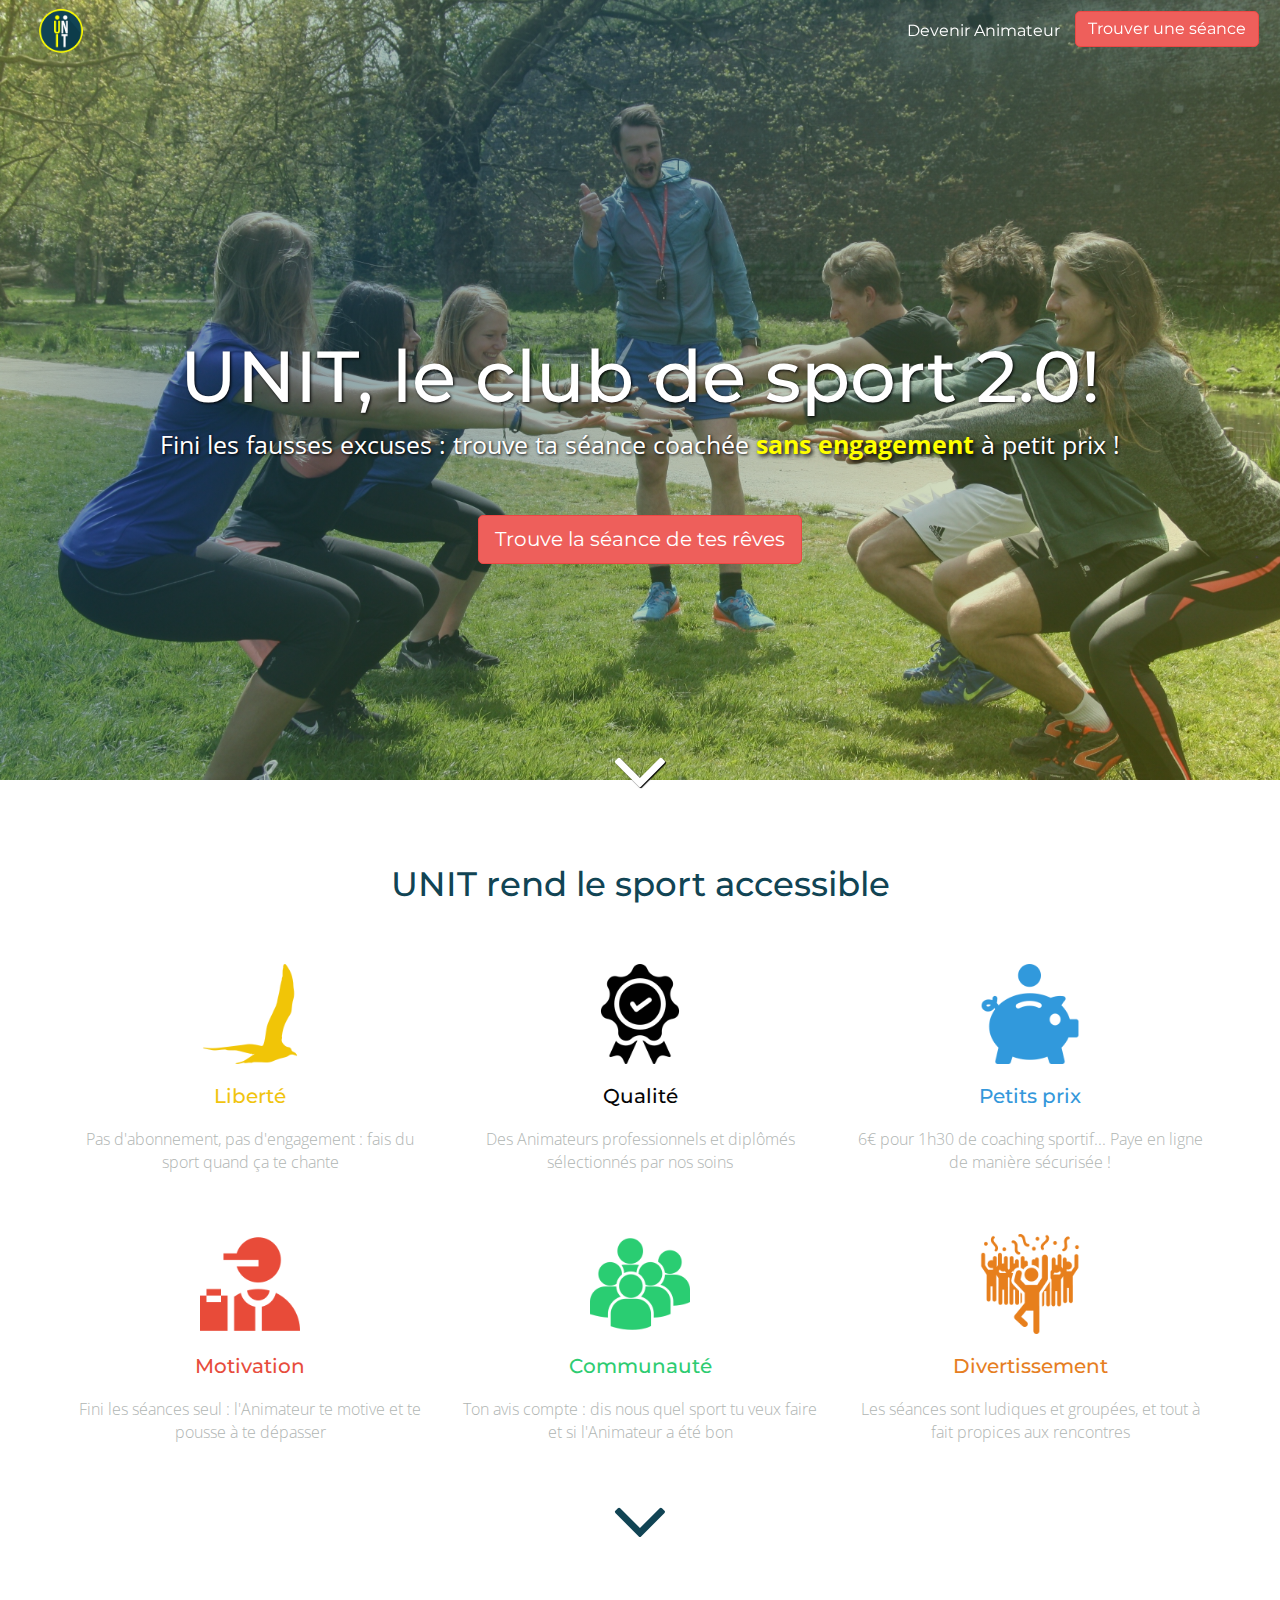
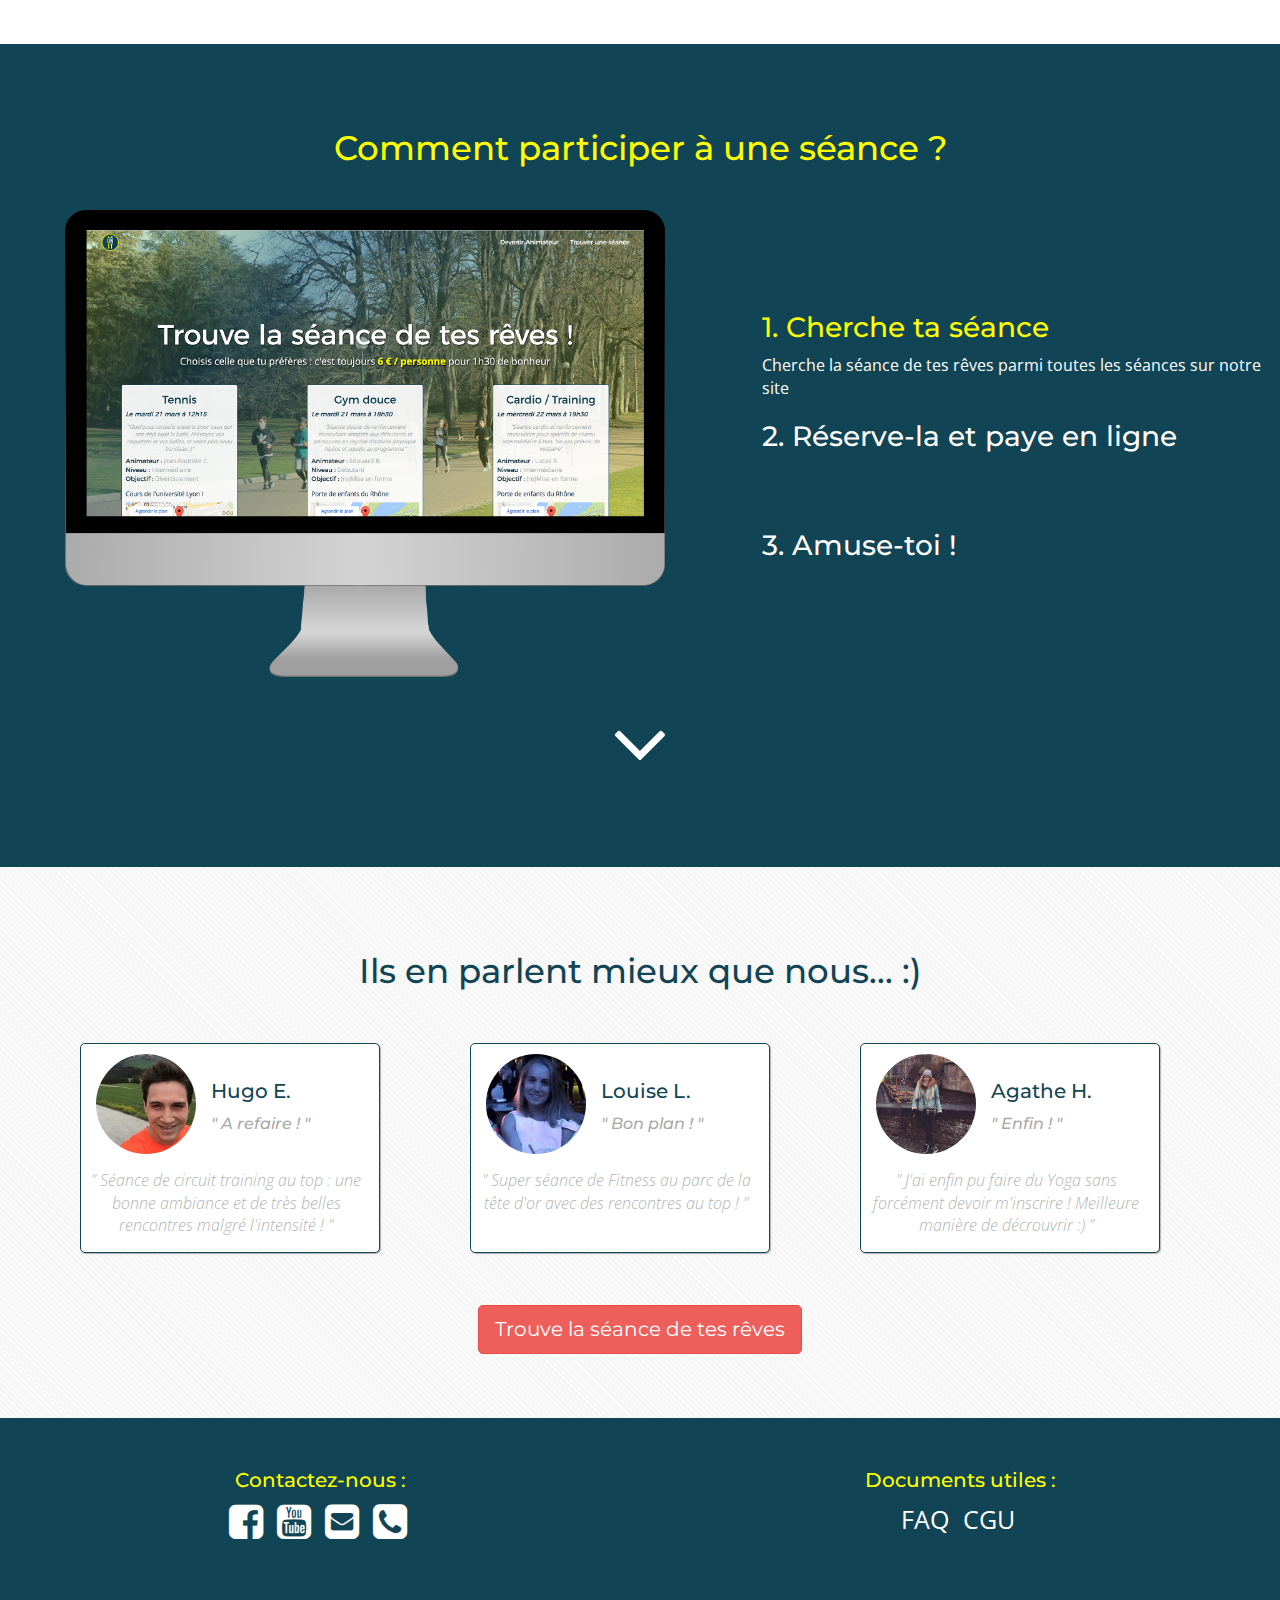
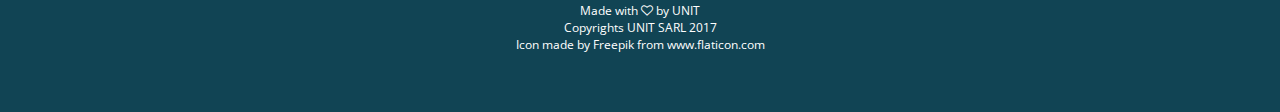
<file: index.html>
<!doctype html>
<html>
  <head>
    <meta charset="utf-8">

    <!-- Always force latest IE rendering engine or request Chrome Frame -->
    <meta content="IE=edge,chrome=1" http-equiv="X-UA-Compatible">
    
    <!-- For Bootstrap responsiveness -->
    <meta http-equiv="X-UA-Compatible" content="IE=edge">
    <meta name="viewport" content="width=device-width, initial-scale=1">

    <!-- Use title if it's in the page YAML frontmatter -->
    <title>UNIT, le club de sport 2.0</title>
    
    <link href="stylesheets/all.css" rel="stylesheet" />
    <script src="javascripts/all.js"></script>
    
    <link rel="shortcut icon" href="/favicon.ico" type="image/x-icon">
    <link rel="icon" href="../images/favicon.ico" type="image/x-icon">

    <meta name="description" content="Avec UNIT, trouvez vos séances de sport sans contrainte d'abonnement ni d'engagement à un prix accessible : 5,50€ en moyenne pour 1h30 de bonheur ! Plus d'excuses pour découvrir ou redécouvrir tous les sports dont vous avez envie... Essayez par vous-même !">

    <meta property="og:title" content="UNIT, le club de sport 2.0 : du sport sans engagement à petits prix" />
    <meta property="og:type" content="website" />
    <meta property="og:url" content="https://felixhanicotte.github.io/site-web-unit" />
    <meta property="og:image" content="https://felixhanicotte.github.io/site-web-unit/logo-facebook.png" />
    <meta property="og:description" content="Avec UNIT, trouvez vos séances de sport sans contrainte d'abonnement ni d'engagement à un prix accessible : 5,50€ en moyenne pour 1h30 de bonheur ! Plus d'excuses pour découvrir ou redécouvrir tous les sports dont vous avez envie... Essayez par vous-même !" />
    <meta property="og:site_name" content="UNIT, le club de sport 2.0 : du sport sans engagement à petits prix" />
    <meta property="fb:admins" content="Facebook numeric ID" />

    
    <meta name="twitter:card" content="summary_large_image">
    <meta name="twitter:site" content="@publisher_handle">
    <meta name="twitter:title" content="UNIT, le club de sport 2.0 : du sport sans engagement à petits prix">
    <meta name="twitter:description" content="Avec UNIT, trouvez vos séances de sport sans contrainte d'abonnement ni d'engagement à un prix accessible : 5,50€ en moyenne pour 1h30 de bonheur ! Plus d'excuses pour découvrir ou redécouvrir tous les sports dont vous avez envie... Essayez par vous-même !">
    <meta name="twitter:creator" content="@author_handle">
    <meta name="twitter:image:src" content="https://felixhanicotte.github.io/site-web-unit/logo-facebook.png">

    <!-- HTML5 Shim and Respond.js IE8 support of HTML5 elements and media queries -->
    <!-- Leave those next 4 lines if you care about users using IE8 -->
    <!--[if lt IE 9]>
      <script src="https://oss.maxcdn.com/html5shiv/3.7.2/html5shiv.min.js"></script>
      <script src="https://oss.maxcdn.com/respond/1.4.2/respond.min.js"></script>
    <![endif]-->
    
  <!-- Start of Async Drift Code -->
    <script>
    !function() {
      var t;
      if (t = window.driftt = window.drift = window.driftt || [], !t.init) return t.invoked ? void (window.console && console.error && console.error("Drift snippet included twice.")) : (t.invoked = !0, 
      t.methods = [ "identify", "config", "track", "reset", "debug", "show", "ping", "page", "hide", "off", "on" ], 
      t.factory = function(e) {
        return function() {
          var n;
          return n = Array.prototype.slice.call(arguments), n.unshift(e), t.push(n), t;
        };
      }, t.methods.forEach(function(e) {
        t[e] = t.factory(e);
      }), t.load = function(t) {
        var e, n, o, i;
        e = 3e5, i = Math.ceil(new Date() / e) * e, o = document.createElement("script"), 
        o.type = "text/javascript", o.async = !0, o.crossorigin = "anonymous", o.src = "https://js.driftt.com/include/" + i + "/" + t + ".js", 
        n = document.getElementsByTagName("script")[0], n.parentNode.insertBefore(o, n);
      });
    }();
    drift.SNIPPET_VERSION = '0.3.1';
    drift.load('guckd3tvpz3h');
    </script>
  <!-- End of Async Drift Code -->

  </head>

  <body class="index">
    <nav class="navbar navbar-default navbar-fixed-top navbar-wagon" role="navigation">
      <div class=" navbar container-fluid">
        <!-- Brand and toggle get grouped for better mobile display -->
        <div class="navbar-header">
          <button type="button" class="navbar-toggle collapsed" data-toggle="collapse" data-target="#bs-example-navbar-collapse-1">
            <span class="sr-only">Toggle navigation</span>
            <span class="icon-bar"></span>
            <span class="icon-bar"></span>
            <span class="icon-bar"></span>
          </button>
<a class="navbar-brand" href="./">            <img src="images/logo.png" />
</a>        </div>

        <!-- Collect the nav links, forms, and other content for toggling -->
        <div class="collapse navbar-collapse" id="bs-example-navbar-collapse-1">

          <ul class="nav navbar-nav navbar-right">
            <li>
              <a href="#" title="modal-anim" data-toggle="modal" data-target="#modal-anim">Devenir Animateur</a>
            </li>
            <li>
              <button id="btn-trouver" class="btn btn-danger">
<a href="seances.html">                Trouver une séance 
</a>              </button>
            </li>
          </ul>
        </div><!-- /.navbar-collapse -->
      </div><!-- /.container-fluid -->
    </nav>

    <!-- wrapper -->
	<div id="wrapper-home" class="container text-center wrapper">
		<h1>UNIT, le club de sport 2.0!</h1>
		<p>Fini les fausses excuses : trouve ta séance coachée <strong>sans engagement</strong> à petit prix !</p>
		<div class="text-center padded-top">
			<button id="btn-trouver" class="btn btn-danger btn-lg">
<a href="seances.html">	                Trouve la séance de tes rêves
</a>              </button>
		</div>
	<div class="fleche-white text-center  fleche-wrapper">
		<a href="#description-home">
			<i class="fa fa-angle-down pulse"></i>
		</a>
	</div>
	</div>

<!-- description -->
	<div id="description-home" class="container padded bg-white">
		<h2 class="text-center">
			UNIT rend le sport accessible
		</h2>
		<div class="row">
			<ul class="list-unstyled">
				<div class="col-xs-12 col-sm-6 col-md-4 avantages text-center">
					<li>
						<img src="images/liberte.png" />
						<h4 style="color:#f1c40f" class="text-center">Liberté</h4>
						<p >Pas d'abonnement, pas d'engagement : fais du sport quand ça te chante</p>
					</li>
				</div>
				<div class="col-xs-12 col-sm-6 col-md-4 text-center avantages">
					<li>
						<img src="images/qualite.png" />
						<h4 style="color:#050505" class="text-center">Qualité</h4>
						<p >Des Animateurs professionnels et diplômés sélectionnés par nos soins</p>
					</li>
				</div>
				<div class="col-xs-12 col-sm-6 col-md-4 text-center avantages">
					<li>
						<img src="images/prix.png" />
						<h4 style="color:#3498db" class="text-center">Petits prix</h4>
						<p >6€ pour 1h30 de coaching sportif... Paye en ligne de manière sécurisée !</p>
					</li>
				</div>
				<div class="col-xs-12 col-sm-6 col-md-4 text-center avantages">
					<li>
						<img src="images/motivation.png" />
						<h4 style="color:#e74c3c" class="text-center">Motivation</h4>
						<p >Fini les séances seul : l'Animateur te motive et te pousse à te dépasser</p>
					</li>
				</div>
				<div class="col-xs-12 col-sm-6 col-md-4 text-center avantages">
					<li>
						<img src="images/communaute.png" />
						<h4 style="color:#2ecc71" class="text-center">Communauté</h4>
						<p >Ton avis compte : dis nous quel sport tu veux faire et si l'Animateur a été bon</p>
					</li>
				</div>
				<div class="col-xs-12 col-sm-6 col-md-4 text-center avantages">
					<li>
						<img src="images/divertissement.png" />
						<h4 style="color:#e67e22" class="text-center">Divertissement</h4>
						<p >Les séances sont ludiques et groupées, et tout à fait propices aux rencontres</p>
					</li>
				</div>
			</ul>
		</div>
		<div class="fleche-blue text-center">
			<a href="#fonctionnement-home">
				<i class="fa fa-angle-down pulse"></i>
			</a>
		</div>
	</div>

<!-- description ancienne
	<div id="quoi-home" class="container padded bg-white">
		<div class="row">
			<div class="col-xs-12 col-md-4">
				<img src="images/man-thinking.png" />
			</div>
			<div class="col-xs-12 col-md-8">
				<h2 class="text-center">UNIT rend le sport accessible</h2>
				<p>UNIT révolutionne la conception du sport des Uniters* :</p>
				<p><span><i class="fa fa-long-arrow-right" aria-hidden="true"></i> dans son accès :</span> 1h30 de coaching sans abonnement ni engagement pour 5,50€ en moyenne </p>
				<p><span><i class="fa fa-long-arrow-right" aria-hidden="true"></i> dans son organisation :</span> faire du sport n'a jamais été aussi simple grâce à l'app et la géolocalisation</p>
				<p><span><i class="fa fa-long-arrow-right" aria-hidden="true"></i> dans sa pratique :</span> allier divertissement, "prouesses" sportives, conseils persos et rencontre</p>
			</div>
		</div>
		<div class="text-center">
			<a href="#" class="btn btn-primary btn-lg btn-resize" data-toggle="modal" data-target=".com-uniters">Rejoins la communauté des Uniters</a>
		</div>
		<p id="asterix" class="text-right padded-top">*Utilisateurs de l'app</p>
	</div>
-->

<!-- fonctionnement -->
	<div id="fonctionnement-home" class="container padded bg-blue fonctionnement">
		<div class="app-text text-center">
			<h2>Comment participer à une séance ?</h2>
		</div>

		<div class="application row padded-top">
			<div class="col-xs-12 col-lg-7">
				<div id="rechercher-photo" class="application-photo">
					<img src="images/rechercher.png" />
				</div>
				<div id="reserver-photo" class="application-photo">
					<img src="images/reserver.png" />
				</div>
				<div id="avis-photo" class="application-photo">
					<img src="images/avis.png" />
				</div>
			</div>
			<div class="col-xs-12 col-lg-5">
				<ul class="list-unstyled">
					<li>
						<div id="rechercher-text" class="application-text active">
							<a href="#photo1">
							<h3 id="rechercher-header">1. Cherche ta séance</h3>
							<p id="rechercher-p">Cherche la séance de tes rêves parmi toutes les séances sur notre site</p>
							</a>
						</div>
					</li>
					<li>
						<div id="reserver-text" class="application-text">
							<a href="#photo2">
							<h3 id="reserver-header">2. Réserve-la et paye en ligne</h3>
							<p id="reserver-p">Clique sur "Je participe", remplis le formulaire et paye de manière sécurisée</p>
							</a>
						</div>
					</li>
					<li>
						<div id="avis-text" class="application-text">
							<a href="#photo3">
							<h3 id="avis-header">3. Amuse-toi !</h3>
							<p id="avis-p">La veille de la séance, nous te confirmons le lieu de RDV et tu n'as plus qu'à aller t'amuser</p>
							</a>
						</div>
					</li>
				</ul>
			</div>
		</div>

		<div class="fleche-white text-center">
			<a href="#testimonials">
				<i class="fa fa-angle-down pulse"></i>
			</a>
		</div>

	</div>

<!-- avantages 
	<div id="avantages-home" class="container padded text-center bg-white avantages">
		<h2>Pourquoi utiliser UNIT ?</h2>
		<div class="row">
			<ul class="list-unstyled">
				<div class="col-xs-12 col-sm-6 col-md-4 carte-avantages">
					<li>
						<img src="images/flexibilite.png" />
						<h4>Flexibilité</h4>
						<p>Fini l'engagement, l'abonnement, l'inscription : fais le sport qui te chante quand ca te chante !</p>
					</li>
				</div>
				<div class="col-xs-12 col-sm-6 col-md-4 carte-avantages">
					<li>
						<img src="images/petits-prix.png" />
						<h4>Petits prix</h4>
						<p>La séance coute de 4 à 8€ : plus vous êtes, moins vous payez... Motive tes potes !</p>
					</li>
				</div>
				<div class="col-xs-12 col-sm-6 col-md-4 carte-avantages">
					<li>
						<img src="images/rencontre.png" />
						<h4>Rencontre</h4>
						<p>Il y aura toujours des Uniters pour aller faire du sport avec toi</p>
					</li>
				</div>
				<div class="col-xs-12 col-sm-6 col-md-4 carte-avantages">
					<li>
						<img src="images/conseils-persos.png" />
						<h4>Conseils persos</h4>
						<p>Finies les mauvaises postures : l'Animateur UNIT est là pour te corriger</p>
					</li>
				</div>
				<div class="col-xs-12 col-sm-6 col-md-4 carte-avantages">
					<li>
						<img src="images/divertissement.png" />
						<h4>Divertissement</h4>
						<p>Les séances sont ludiques, et tu peux t'amuser tout en te dépensant !</p>
					</li>
				</div>
				<div class="col-xs-12 col-sm-6 col-md-4 carte-avantages">
					<li>
						<img src="images/communautaire.png" />
						<h4>Communauté</h4>
						<p>Note ton Animateur et prends en compte l'avis des autres Uniters pour assurer la qualité</p>
					</li>
				</div>
			</ul>
		</div>
		<div class="text-center padded-top">
			<a href="#" class="btn btn-primary btn-lg btn-resize" data-toggle="modal" data-target=".com-uniters">Rejoins la communauté des Uniters</a>
		</div>
	</div> -->


<!-- testimonials -->
	<div id="testimonials" class="text-center padded bg-grid">
		<h2>Ils en parlent mieux que nous... :)</h2>
		
		<div id="testimonials-uniters">
			<div class="container">
				<div class="row">
					<ul class="list-unstyled text-center">
						<li class="margin-top">
							<div class="col-xs-12 col-sm-6 col-md-4">
								<div class="testimonial">
									<img class="img-circle img-testimonial" src="images/hugo_e.jpg" />
									<h5 class="text-left name-testimonial">Hugo E.</h5>
									<h5 class="text-left note-testimonial"><em>" A refaire ! "</em></h5>
									<p class="quote-testimonial"><em>" Séance de circuit training au top : une bonne ambiance et de très belles rencontres malgré l'intensité ! "</em></p>
								</div>
							</div>
						</li>
						<li class="margin-top">
							<div class="col-xs-12 col-sm-6 col-md-4">
								<div class="testimonial">
									<img class="img-circle img-testimonial" src="images/louise.jpg" />
									<h5 class="text-left name-testimonial">Louise L.</h5>
									<h5 class="text-left note-testimonial"><em>" Bon plan ! "</em></h5>
									<p class="quote-testimonial"><em>" Super séance de Fitness au parc de la tête d'or avec des rencontres au top ! "</em></p>
								</div>
							</div>
						</li>
						<li class="margin-top">
							<div class="col-xs-12 col-sm-6 col-md-4">
								<div class="testimonial">
									<img class="img-circle img-testimonial" src="images/romane.jpg" />
									<h5 class="text-left name-testimonial">Agathe H.</h5>
									<h5 class="text-left note-testimonial"><em>" Enfin ! "</em></h5>
									<p class="quote-testimonial"><em>" J'ai enfin pu faire du Yoga sans forcément devoir m'inscrire ! Meilleure manière de décrouvrir :) "</em></p>
								</div>
							</div>
						</li>
					</ul>
				</div>
			</div>
		</div>

		<div class="text-center padded-top">
			<button id="btn-trouver" class="btn btn-danger btn-lg">
<a href="seances.html">	                Trouve la séance de tes rêves
</a>              </button>
		</div>
	</div>

<!-- modal -->
	<div class="modal fade com-uniters" id="com-uniters" tabindex="-1" role="dialog" aria-labelledby="myModalLabel">
	  <div class="modal-dialog" role="document">
	    <div class="modal-content">
		    <div class="modal-header">
		        <button type="button" class="close" data-dismiss="modal" aria-label="Close"><span aria-hidden="true">&times;</span></button>
		        <h4 class="modal-title" id="myModalLabel">Bienvenue cher Uniter !</h4>
		    </div>
	    	<div class="modal-body">   
				<link href="//cdn-images.mailchimp.com/embedcode/classic-10_7.css" rel="stylesheet" type="text/css">
				<div id="mc_embed_signup">
					<form action="//unit-sport.us13.list-manage.com/subscribe/post?u=94de85b124e04fadb2f10d1e5&amp;id=4855dc46bb" method="post" id="mc-embedded-subscribe-form" name="mc-embedded-subscribe-form" class="validate" target="_blank" novalidate>
				    	<div id="mc_embed_signup_scroll">
							<div class="indicates-required">
								<span class="asterisk">*</span> indicates required
							</div>
							<div class="mc-field-group form-group">
								<label for="mce-FNAME">Prénom <span class="asterisk">*</span></label>
								<input type="text" value="" name="FNAME" class="form-control" placeholder="Zinédine" id="mce-FNAME">
							</div>
							<div class="mc-field-group">
								<label for="mce-LNAME">Nom <span class="asterisk">*</span></label>
								<input type="text" value="" name="LNAME" class="form-control" placeholder="Zidane" id="mce-LNAME">
							</div>
							<div class="mc-field-group">
								<label for="mce-EMAIL">Email <span class="asterisk">*</span></label>
								<input type="email" value="" name="EMAIL" class="required email form-control" placeholder="zinédine.zidane@gmail.com" id="mce-EMAIL">
							</div>
							<div id="mce-responses" class="clear">
								<div class="response" id="mce-error-response" style="display:none"></div>
								<div class="response" id="mce-success-response" style="display:none"></div>
							</div>    
						    <div style="position: absolute; left: -5000px;" aria-hidden="true">
						    	<input type="text" name="b_94de85b124e04fadb2f10d1e5_4855dc46bb" tabindex="-1" value="">
						    </div>
						    <div class="clear">
						    	<input type="submit" value="Rejoindre !" name="subscribe" id="mc-embedded-subscribe" class="btn btn-primary">
						    </div>
						</div>
					</form>
				</div>
			</div>
	  	</div>
	  </div>
	</div>



    <div id="footer" class="container bg-blue text-center">
      <div class="row">
        <div class="footer-div col-xs-6">
          <h6 class="padding-top"> Contactez-nous :</h6>
          <ul class="list-inline">
            <li><a href="https://www.facebook.com/Unitsport/?ref=bookmarks" target="_blank"><i class="fa fa-facebook-square" aria-hidden="true"></i></a></li>
            <li><a href="https://www.youtube.com/channel/UCHw1LvL1QD0l22iti_WQ-mw" target="_blank"><i class="fa fa-youtube-square" aria-hidden="true"></i></a></li>
            <li><a href="#" title="contact@unit-sport.fr" data-toggle="modal" data-target="#modal-mail"><i class="fa fa-envelope-square" aria-hidden="true"></i></a></li>
            <li><a href="tel:0664970404" title="06 64 97 04 04"><i class="fa fa-phone-square" aria-hidden="true"></i></a></li>
          </ul>
        </div>
        <div class="footer-div col-xs-6">
          <h6 class="padding-top">Documents utiles :</h6>
          <ul class="list-inline">
            <li><a href="questions.html"> FAQ </a></li>
            <li><a href="conditions_generales.html"> CGU </a></li>
          </ul>
        </div>
      </div>

      </div>
    </div>
    <div id="copyrights" class="padded bg-blue text-center">
        <p>
          Made with <i class="fa fa-heart-o" aria-hidden="true"></i> by UNIT
          <br>Copyrights UNIT SARL 2017
          <br>Icon made by Freepik from www.flaticon.com
        </p>
    </div>

  <!-- modal-mail -->
    <div class="modal fade" id="modal-mail" tabindex="-1" role="dialog" aria-labelledby="myModalLabel">
      <div class="modal-dialog" role="document">
        <div class="modal-content">
          <div class="modal-header">
            <button type="button" class="close" data-dismiss="modal" aria-label="Close"><span aria-hidden="true">&times;</span></button>
            <h4 class="modal-title" id="myModalLabel">Contacte-nous !</h4>
          </div>
          <div class="modal-body">
            <form action="https://formspree.io/contact@unit-sport.fr" method="post" class="has-primary">
              <div class="row">
                <div class="col-xs-6">
                  <div class="form-group">
                    <label for="prenom">Prénom</label>
                    <input type="text" class="form-control" name="Prénom" id="prenom" placeholder="Zinédine">
                  </div>
                </div>
                <div class="col-xs-6">
                  <div class="form-group">
                    <label for="nom">Nom</label>
                    <input type="text" class="form-control" name="Nom" id="nom" placeholder="Zidane"></div>
                </div>
              </div>
              <div class="form-group">
                <label for="email">Adresse mail</label>
                <input type="email" name="Mail" class="form-control" id="email" placeholder="zinédine.zidane@gmail.com">
              </div>
              <div class="form-group">
                <label for="corps-message">Ton message</label>
                <textarea id="corps-message" class="form-control" name="Message" rows="3" placeholder="Vide ton sac !"></textarea>
              </div>
              <input type="submit" value="Envoie ton message !" class="btn btn-primary">
              <input type="hidden" name="_subject" value="Site WEB - Nouveau message" />
            </form>
          </div>
        </div>
      </div>
    </div>

  <!-- modal anim -->

    <div class="modal fade" id="modal-anim" tabindex="-1" role="dialog" aria-labelledby="myModalLabel">
      <div class="modal-dialog" role="document">
        <div class="modal-content">
          <div class="modal-header">
            <button type="button" class="close" data-dismiss="modal" aria-label="Close"><span aria-hidden="true">&times;</span></button>
            <h4 class="modal-title" id="myModalLabel">Devenir Animateur UNIT</h4>
          </div>
          <div class="modal-body">
            
          
            <div class="typeform-widget" data-url="https://unitsport.typeform.com/to/C6P1Hz" style="width: 100%; height: 500px;"> </div> <script>(function(){var qs,js,q,s,d=document,gi=d.getElementById,ce=d.createElement,gt=d.getElementsByTagName,id="typef_orm",b="https://s3-eu-west-1.amazonaws.com/share.typeform.com/";if(!gi.call(d,id)){js=ce.call(d,"script");js.id=id;js.src=b+"widget.js";q=gt.call(d,"script")[0];q.parentNode.insertBefore(js,q)}})()</script>


          </div>
        </div>
      </div>
    </div>

<script>
  (function(i,s,o,g,r,a,m){i['GoogleAnalyticsObject']=r;i[r]=i[r]||function(){
  (i[r].q=i[r].q||[]).push(arguments)},i[r].l=1*new Date();a=s.createElement(o),
  m=s.getElementsByTagName(o)[0];a.async=1;a.src=g;m.parentNode.insertBefore(a,m)
  })(window,document,'script','https://www.google-analytics.com/analytics.js','ga');

  ga('create', 'UA-87417784-2', 'auto');
  ga('send', 'pageview');
</script>

  </body>
</html>
</file>
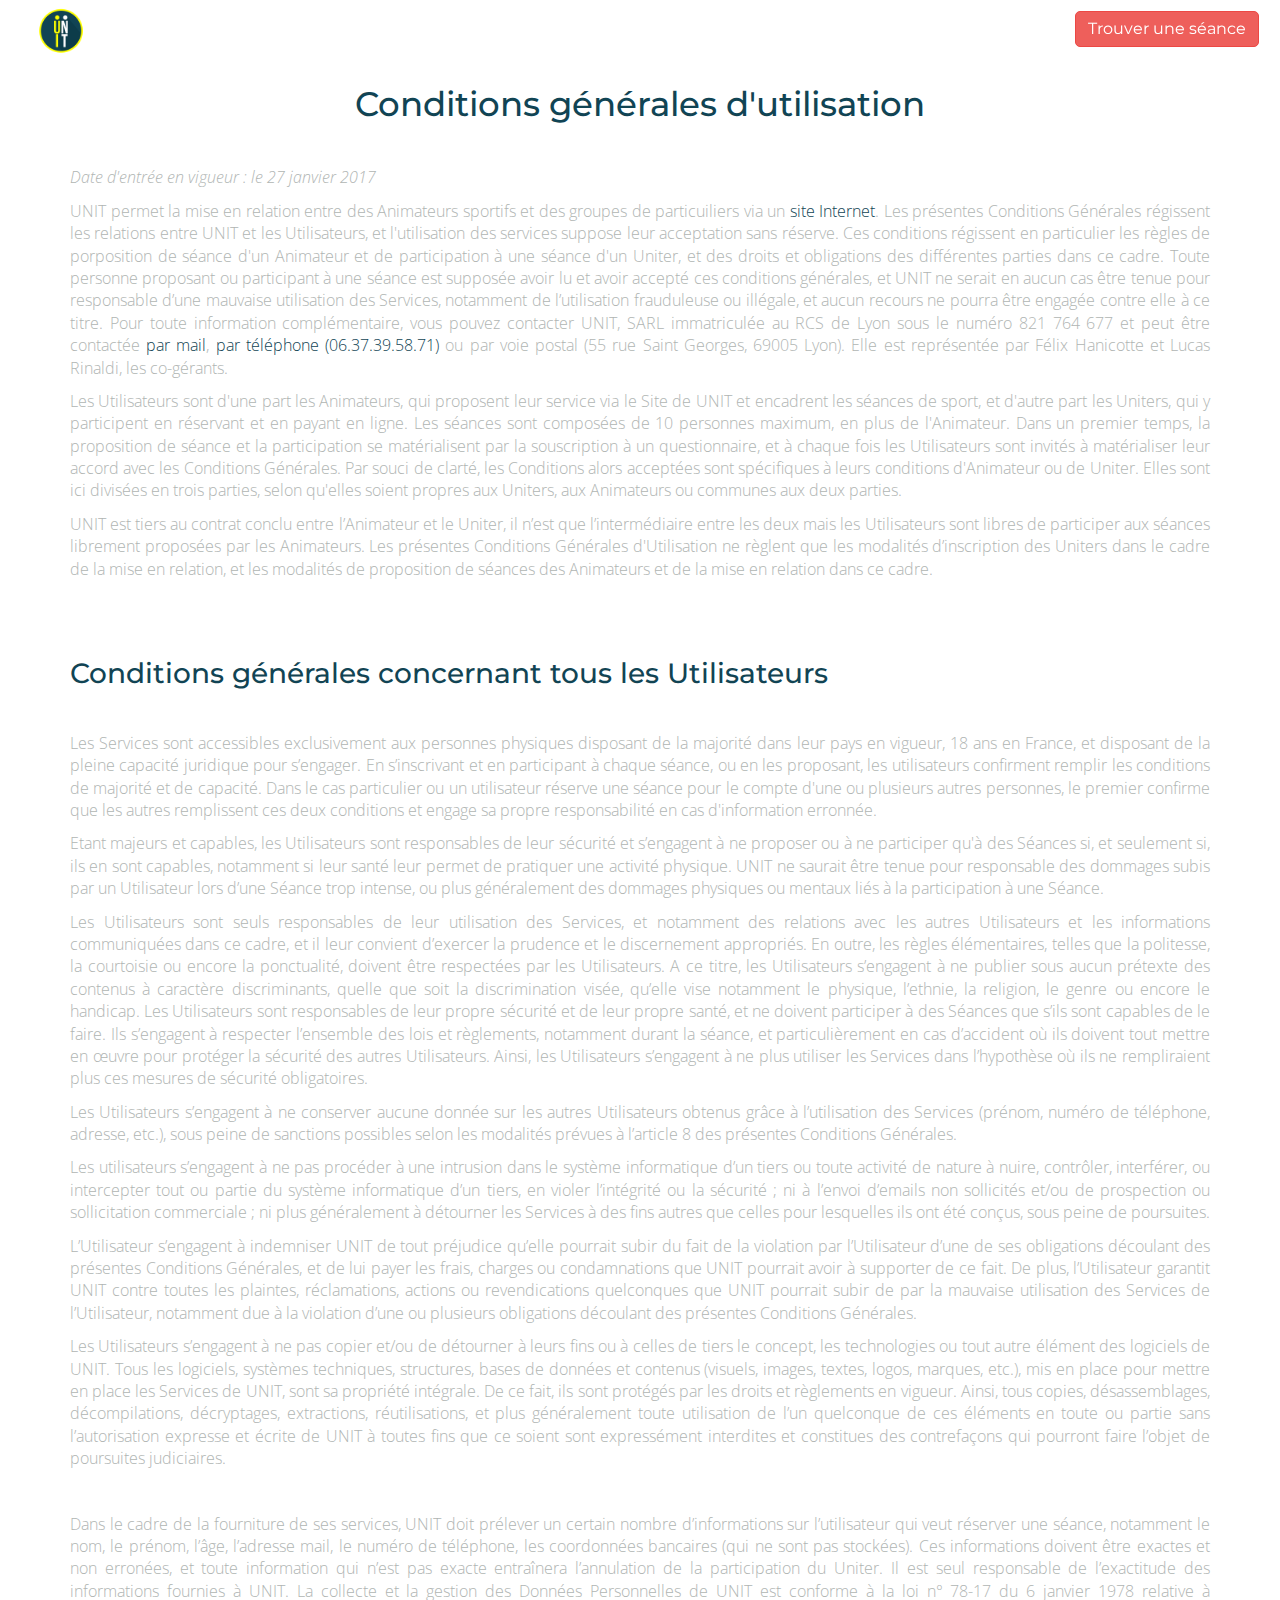
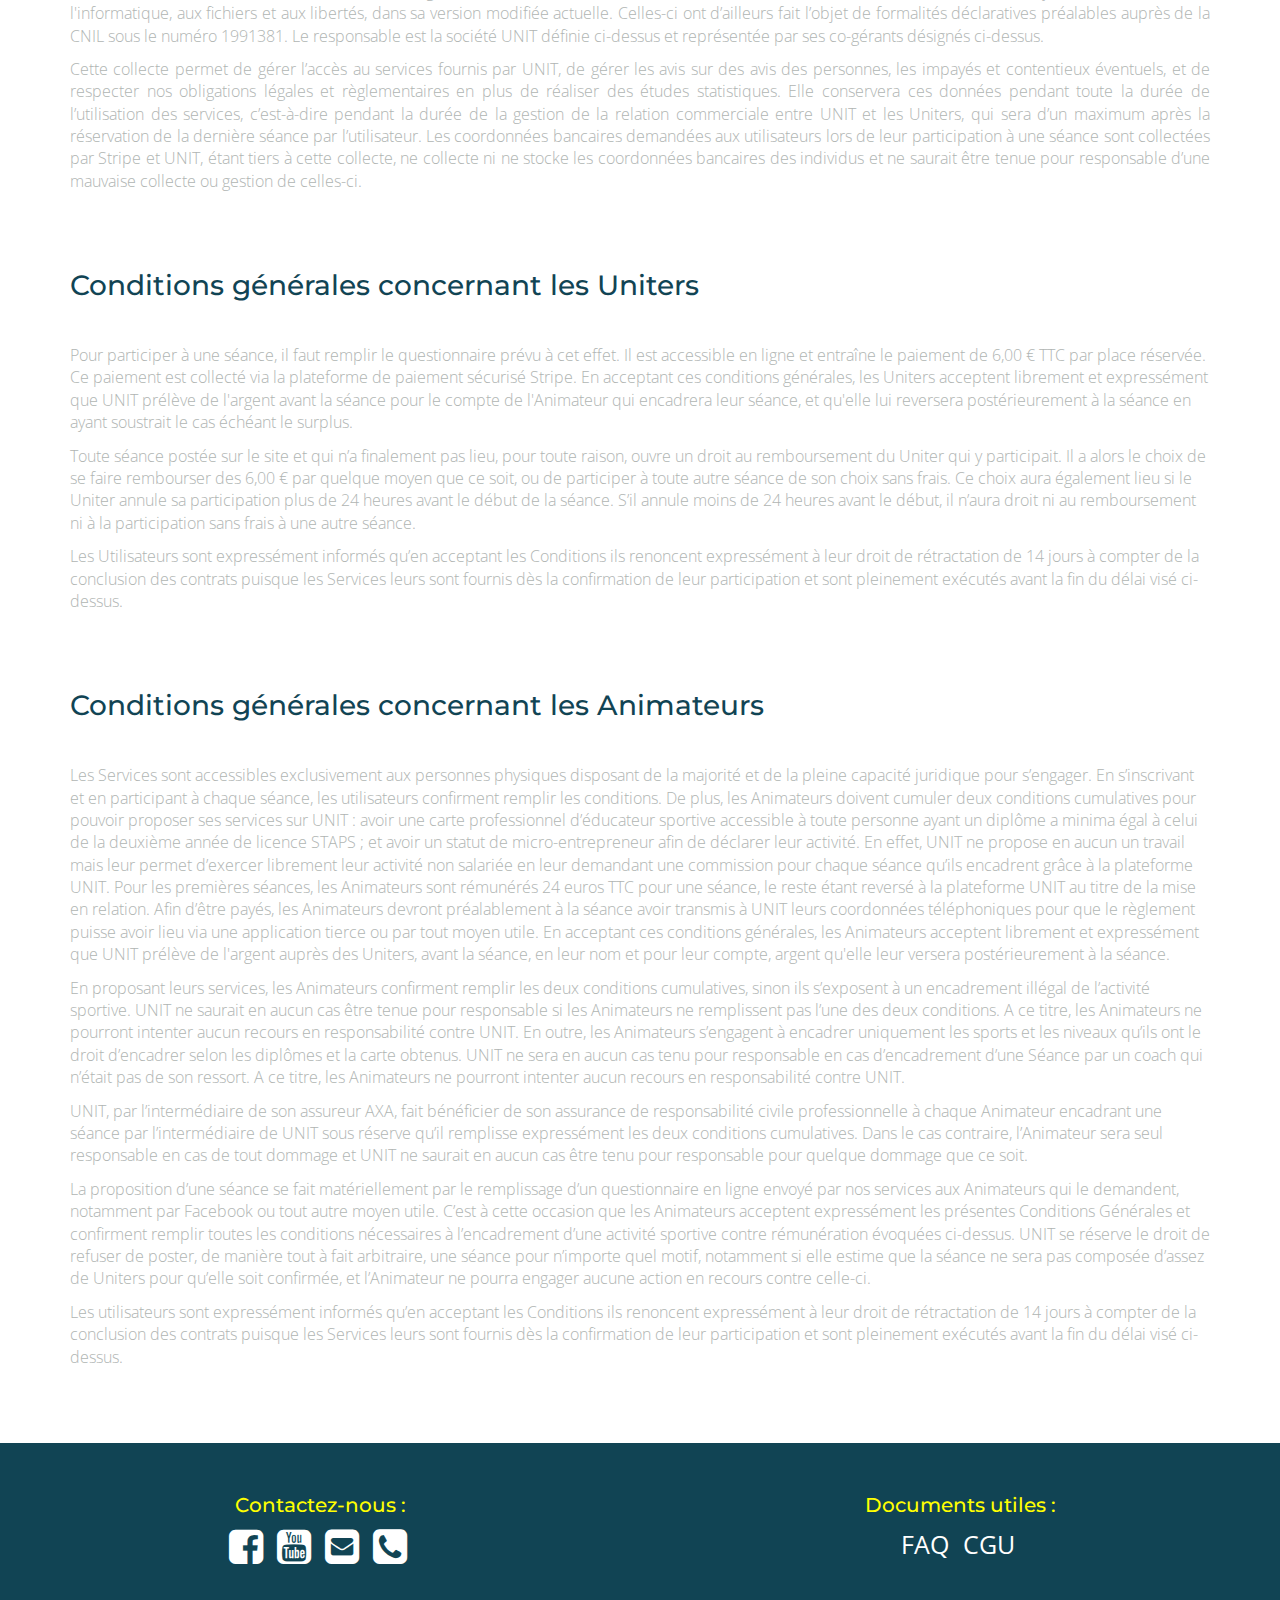
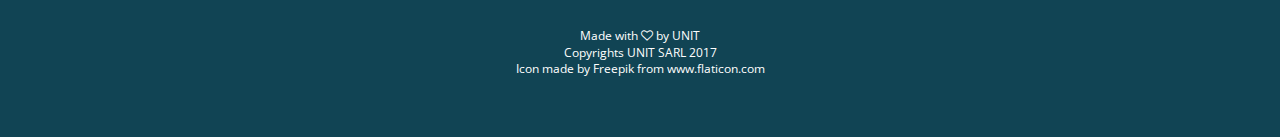
<file: conditions_generales.html>
<!doctype html>
<html>
  <head>
    <meta charset="utf-8">

    <!-- Always force latest IE rendering engine or request Chrome Frame -->
    <meta content="IE=edge,chrome=1" http-equiv="X-UA-Compatible">
    
    <!-- For Bootstrap responsiveness -->
    <meta http-equiv="X-UA-Compatible" content="IE=edge">
    <meta name="viewport" content="width=device-width, initial-scale=1">

    <!-- Use title if it's in the page YAML frontmatter -->
    <title>Conditions générales de UNIT, club de sport 2.0</title>
    
    <link href="stylesheets/all.css" rel="stylesheet" />
    <script src="javascripts/all.js"></script>
    
    <link rel="shortcut icon" href="/favicon.ico" type="image/x-icon">
    <link rel="icon" href="../images/favicon.ico" type="image/x-icon">

    <meta name="description" content="Avec UNIT, trouvez vos séances de sport sans contrainte d'abonnement ni d'engagement à un prix accessible : 5,50€ en moyenne pour 1h30 de bonheur ! Plus d'excuses pour découvrir ou redécouvrir tous les sports dont vous avez envie... Essayez par vous-même !">

    <meta property="og:title" content="UNIT, le club de sport 2.0 : du sport sans engagement à petits prix" />
    <meta property="og:type" content="website" />
    <meta property="og:url" content="https://felixhanicotte.github.io/site-web-unit" />
    <meta property="og:image" content="https://felixhanicotte.github.io/site-web-unit/logo-facebook.png" />
    <meta property="og:description" content="Avec UNIT, trouvez vos séances de sport sans contrainte d'abonnement ni d'engagement à un prix accessible : 5,50€ en moyenne pour 1h30 de bonheur ! Plus d'excuses pour découvrir ou redécouvrir tous les sports dont vous avez envie... Essayez par vous-même !" />
    <meta property="og:site_name" content="UNIT, le club de sport 2.0 : du sport sans engagement à petits prix" />
    <meta property="fb:admins" content="Facebook numeric ID" />

    
    <meta name="twitter:card" content="summary_large_image">
    <meta name="twitter:site" content="@publisher_handle">
    <meta name="twitter:title" content="UNIT, le club de sport 2.0 : du sport sans engagement à petits prix">
    <meta name="twitter:description" content="Avec UNIT, trouvez vos séances de sport sans contrainte d'abonnement ni d'engagement à un prix accessible : 5,50€ en moyenne pour 1h30 de bonheur ! Plus d'excuses pour découvrir ou redécouvrir tous les sports dont vous avez envie... Essayez par vous-même !">
    <meta name="twitter:creator" content="@author_handle">
    <meta name="twitter:image:src" content="https://felixhanicotte.github.io/site-web-unit/logo-facebook.png">

    <!-- HTML5 Shim and Respond.js IE8 support of HTML5 elements and media queries -->
    <!-- Leave those next 4 lines if you care about users using IE8 -->
    <!--[if lt IE 9]>
      <script src="https://oss.maxcdn.com/html5shiv/3.7.2/html5shiv.min.js"></script>
      <script src="https://oss.maxcdn.com/respond/1.4.2/respond.min.js"></script>
    <![endif]-->
    
  <!-- Start of Async Drift Code -->
    <script>
    !function() {
      var t;
      if (t = window.driftt = window.drift = window.driftt || [], !t.init) return t.invoked ? void (window.console && console.error && console.error("Drift snippet included twice.")) : (t.invoked = !0, 
      t.methods = [ "identify", "config", "track", "reset", "debug", "show", "ping", "page", "hide", "off", "on" ], 
      t.factory = function(e) {
        return function() {
          var n;
          return n = Array.prototype.slice.call(arguments), n.unshift(e), t.push(n), t;
        };
      }, t.methods.forEach(function(e) {
        t[e] = t.factory(e);
      }), t.load = function(t) {
        var e, n, o, i;
        e = 3e5, i = Math.ceil(new Date() / e) * e, o = document.createElement("script"), 
        o.type = "text/javascript", o.async = !0, o.crossorigin = "anonymous", o.src = "https://js.driftt.com/include/" + i + "/" + t + ".js", 
        n = document.getElementsByTagName("script")[0], n.parentNode.insertBefore(o, n);
      });
    }();
    drift.SNIPPET_VERSION = '0.3.1';
    drift.load('guckd3tvpz3h');
    </script>
  <!-- End of Async Drift Code -->

  </head>

  <body class="conditions_generales">
    <nav class="navbar navbar-default navbar-fixed-top navbar-wagon" role="navigation">
      <div class=" navbar container-fluid">
        <!-- Brand and toggle get grouped for better mobile display -->
        <div class="navbar-header">
          <button type="button" class="navbar-toggle collapsed" data-toggle="collapse" data-target="#bs-example-navbar-collapse-1">
            <span class="sr-only">Toggle navigation</span>
            <span class="icon-bar"></span>
            <span class="icon-bar"></span>
            <span class="icon-bar"></span>
          </button>
<a class="navbar-brand" href="./">            <img src="images/logo.png" />
</a>        </div>

        <!-- Collect the nav links, forms, and other content for toggling -->
        <div class="collapse navbar-collapse" id="bs-example-navbar-collapse-1">

          <ul class="nav navbar-nav navbar-right">
            <li>
              <a href="#" title="modal-anim" data-toggle="modal" data-target="#modal-anim">Devenir Animateur</a>
            </li>
            <li>
              <button id="btn-trouver" class="btn btn-danger">
<a href="seances.html">                Trouver une séance 
</a>              </button>
            </li>
          </ul>
        </div><!-- /.navbar-collapse -->
      </div><!-- /.container-fluid -->
    </nav>

    <div id="conditions_generales" class="container padded bg-white text-designed">
	<h2 class="text-center">Conditions générales d'utilisation</h2>
	
	<div class="text-justify">
		<p class="padded-top">
			<em>Date d'entrée en vigueur : le 27 janvier 2017</em>
		</p>
		<p>
			UNIT permet la mise en relation entre des Animateurs sportifs et des groupes de particuiliers via un <a href="http://www.unit-sport.fr"> site Internet</a>. Les présentes Conditions Générales régissent les relations entre UNIT et les Utilisateurs, et l'utilisation des services suppose leur acceptation sans réserve. Ces conditions régissent en particulier les règles de porposition de séance d'un Animateur et de participation à une séance d'un Uniter, et des droits et obligations des différentes parties dans ce cadre. Toute personne proposant ou participant à une séance est supposée avoir lu et avoir accepté ces conditions générales, et UNIT ne serait en aucun cas être tenue pour responsable d’une mauvaise utilisation des Services, notamment de l’utilisation frauduleuse ou illégale, et aucun recours ne pourra être engagée contre elle à ce titre. Pour toute information complémentaire, vous pouvez contacter UNIT, SARL immatriculée au RCS de Lyon sous le numéro 821 764 677 et peut être contactée <a href="mailto:contact@unit-sport.fr">par mail</a>, <a href="tel:0637395871">par téléphone (06.37.39.58.71)</a> ou par voie postal (55 rue Saint Georges, 69005 Lyon). Elle est représentée par Félix Hanicotte et Lucas Rinaldi, les co-gérants.
		</p>
		<p>
			Les Utilisateurs sont d'une part les Animateurs, qui proposent leur service via le Site de UNIT et encadrent les séances de sport, et d'autre part les Uniters, qui y participent en réservant et en payant en ligne. Les séances sont composées de 10 personnes maximum, en plus de l'Animateur. Dans un premier temps, la proposition de séance et la participation se matérialisent par la souscription à un questionnaire, et à chaque fois les Utilisateurs sont invités à matérialiser leur accord avec les Conditions Générales. Par souci de clarté, les Conditions alors acceptées sont spécifiques à leurs conditions d'Animateur ou de Uniter. Elles sont ici divisées en trois parties, selon qu'elles soient propres aux Uniters, aux Animateurs ou communes aux deux parties.
		</p>
		<p>
			UNIT est tiers au contrat conclu entre l’Animateur et le Uniter, il n’est que l’intermédiaire entre les deux mais les Utilisateurs sont libres de participer aux séances librement proposées par les Animateurs. Les présentes Conditions Générales d'Utilisation ne règlent que les modalités d’inscription des Uniters dans le cadre de la mise en relation, et les modalités de proposition de séances des Animateurs et de la mise en relation dans ce cadre.
		</p>
	</div>

	<h3 class="padded-top">Conditions générales concernant tous les Utilisateurs</h3>

		<div class="text-justify">
			<p class="padded-top">
				Les Services sont accessibles exclusivement aux personnes physiques disposant de la majorité dans leur pays en vigueur, 18 ans en France, et disposant de la pleine capacité juridique pour s’engager. En s’inscrivant et en participant à chaque séance, ou en les proposant, les utilisateurs confirment remplir les conditions de majorité et de capacité. Dans le cas particulier ou un utilisateur réserve une séance pour le compte d'une ou plusieurs autres personnes, le premier confirme que les autres remplissent ces deux conditions et engage sa propre responsabilité en cas d'information erronnée.
			</p>
			<p>
				Etant majeurs et capables, les Utilisateurs sont responsables de leur sécurité et s’engagent à ne proposer ou à ne participer qu'à des Séances si, et seulement si, ils en sont capables, notamment si leur santé leur permet de pratiquer une activité physique. UNIT ne saurait être tenue pour responsable des dommages subis par un Utilisateur lors d’une Séance trop intense, ou plus généralement des dommages physiques ou mentaux liés à la participation à une Séance. 
			</p>
			<p>
				Les Utilisateurs sont seuls responsables de leur utilisation des Services, et notamment des relations avec les autres Utilisateurs et les informations communiquées dans ce cadre, et il leur convient d’exercer la prudence et le discernement appropriés. En outre, les règles élémentaires, telles que la politesse, la courtoisie ou encore la ponctualité, doivent être respectées par les Utilisateurs. A ce titre, les Utilisateurs s’engagent à ne publier sous aucun prétexte des contenus à caractère discriminants, quelle que soit la discrimination visée, qu’elle vise notamment le physique, l’ethnie, la religion, le genre ou encore le handicap.  Les Utilisateurs sont responsables de leur propre sécurité et de leur propre santé, et ne doivent participer à des Séances que s’ils sont capables de le faire. Ils s’engagent à respecter l’ensemble des lois et règlements, notamment durant la séance, et particulièrement en cas d’accident où ils doivent tout mettre en œuvre pour protéger la sécurité des autres Utilisateurs. Ainsi, les Utilisateurs s’engagent à ne plus utiliser les Services dans l’hypothèse où ils ne rempliraient plus ces mesures de sécurité obligatoires. 
			</p>
			<p>
				Les Utilisateurs s’engagent à ne conserver aucune donnée sur les autres Utilisateurs obtenus grâce à l’utilisation des Services (prénom, numéro de téléphone, adresse, etc.), sous peine de sanctions possibles selon les modalités prévues à l’article 8 des présentes Conditions Générales. 
			</p>
			<p>
				Les utilisateurs s’engagent à ne pas procéder à une intrusion dans le système informatique d’un tiers ou toute activité de nature à nuire, contrôler, interférer, ou intercepter tout ou partie du système informatique d’un tiers, en violer l’intégrité ou la sécurité ; ni à l’envoi d’emails non sollicités et/ou de prospection ou sollicitation commerciale ; ni plus généralement à détourner les Services à des fins autres que celles pour lesquelles ils ont été conçus, sous peine de poursuites.
			</p>
			<p>
				L’Utilisateur s’engagent à indemniser UNIT de tout préjudice qu’elle pourrait subir du fait de la violation par l’Utilisateur d’une de ses obligations découlant des présentes Conditions Générales, et de lui payer les frais, charges ou condamnations que UNIT pourrait avoir à supporter de ce fait. De plus, l’Utilisateur garantit UNIT contre toutes les plaintes, réclamations, actions ou revendications quelconques que UNIT pourrait subir de par la mauvaise utilisation des Services de l’Utilisateur, notamment due à la violation d’une ou plusieurs obligations découlant des présentes Conditions Générales. 
			</p>
			<p>
				Les Utilisateurs s’engagent à ne pas copier et/ou de détourner à leurs fins ou à celles de tiers le concept, les technologies ou tout autre élément des logiciels de UNIT. Tous les logiciels, systèmes techniques, structures, bases de données et contenus (visuels, images, textes, logos, marques, etc.), mis en place pour mettre en place les Services de UNIT, sont sa propriété intégrale. De ce fait, ils sont protégés par les droits et règlements en vigueur. Ainsi, tous copies, désassemblages, décompilations, décryptages, extractions, réutilisations, et plus généralement toute utilisation de l’un quelconque de ces éléments en toute ou partie sans l’autorisation expresse et écrite de UNIT à toutes fins que ce soient sont expressément interdites et constitues des contrefaçons qui pourront faire l’objet de poursuites judiciaires. 
			</p>
			<p class="padded-top">
				Dans le cadre de la fourniture de ses services, UNIT doit prélever un certain nombre d’informations sur l’utilisateur qui veut réserver une séance, notamment le nom, le prénom, l’âge, l’adresse mail, le numéro de téléphone, les coordonnées bancaires (qui ne sont pas stockées). Ces informations doivent être exactes et non erronées, et toute information qui n’est pas exacte entraînera l’annulation de la participation du Uniter. Il est seul responsable de l’exactitude des informations fournies à UNIT. La collecte et la gestion des Données Personnelles de UNIT est conforme à la loi n° 78-17 du 6 janvier 1978 relative à l'informatique, aux fichiers et aux libertés, dans sa version modifiée actuelle. Celles-ci ont d’ailleurs fait l’objet de formalités déclaratives préalables auprès de la CNIL sous le numéro 1991381. Le responsable est la société UNIT définie ci-dessus et représentée par ses co-gérants désignés ci-dessus. 
			</p>
			<p>
				Cette collecte permet de gérer l’accès au services fournis par UNIT, de gérer les avis sur des avis des personnes, les impayés et contentieux éventuels, et de respecter nos obligations légales et règlementaires en plus de réaliser des études statistiques. Elle conservera ces données pendant toute la durée de l’utilisation des services, c’est-à-dire pendant la durée de la gestion de la relation commerciale entre UNIT et les Uniters, qui sera d’un maximum après la réservation de la dernière séance par l’utilisateur. Les coordonnées bancaires demandées aux utilisateurs lors de leur participation à une séance sont collectées par Stripe et UNIT, étant tiers à cette collecte, ne collecte ni ne stocke les coordonnées bancaires des individus et ne saurait être tenue pour responsable d’une mauvaise collecte ou gestion de celles-ci. 
			</p>
		</div>

	<h3 class="padded-top">Conditions générales concernant les Uniters</h3>

		<p class="padded-top">
			Pour participer à une séance, il faut remplir le questionnaire prévu à cet effet. Il est accessible en ligne et entraîne le paiement de 6,00 € TTC par place réservée. Ce paiement est collecté via la plateforme de paiement sécurisé Stripe. En acceptant ces conditions générales, les Uniters acceptent librement et expressément que UNIT prélève de l'argent avant la séance pour le compte de l'Animateur qui encadrera leur séance, et qu'elle lui reversera postérieurement à la séance en ayant soustrait le cas échéant le surplus.
		</p>
		<p>
			Toute séance postée sur le site et qui n’a finalement pas lieu, pour toute raison, ouvre un droit au remboursement du Uniter qui y participait. Il a alors le choix de se faire rembourser des 6,00 € par quelque moyen que ce soit, ou de participer à toute autre séance de son choix sans frais. Ce choix aura également lieu si le Uniter annule sa participation plus de 24 heures avant le début de la séance. S’il annule moins de 24 heures avant le début, il n’aura droit ni au remboursement ni à la participation sans frais à une autre séance. 
		</p>
		<p>
			Les Utilisateurs sont expressément informés qu’en acceptant les Conditions ils renoncent expressément à leur droit de rétractation de 14 jours à compter de la conclusion des contrats puisque les Services leurs sont fournis dès la confirmation de leur participation et sont pleinement exécutés avant la fin du délai visé ci-dessus. 
		</p>

	<h3 class="padded-top">Conditions générales concernant les Animateurs</h3>

		<p class="padded-top">
			Les Services sont accessibles exclusivement aux personnes physiques disposant de la majorité et de la pleine capacité juridique pour s’engager. En s’inscrivant et en participant à chaque séance, les utilisateurs confirment remplir les conditions. De plus, les Animateurs doivent cumuler deux conditions cumulatives pour pouvoir proposer ses services sur UNIT : avoir une carte professionnel d’éducateur sportive accessible à toute personne ayant un diplôme a minima égal à celui de la deuxième année de licence STAPS ; et avoir un statut de micro-entrepreneur afin de déclarer leur activité. En effet, UNIT ne propose en aucun un travail mais leur permet d’exercer librement leur activité non salariée en leur demandant une commission pour chaque séance qu’ils encadrent grâce à la plateforme UNIT. Pour les premières séances, les Animateurs sont rémunérés 24 euros TTC pour une séance, le reste étant reversé à la plateforme UNIT au titre de la mise en relation. Afin d’être payés, les Animateurs devront préalablement à la séance avoir transmis à UNIT leurs coordonnées téléphoniques pour que le règlement puisse avoir lieu via une application tierce ou par tout moyen utile. En acceptant ces conditions générales, les Animateurs acceptent librement et expressément que UNIT prélève de l'argent auprès des Uniters, avant la séance, en leur nom et pour leur compte, argent qu'elle leur versera postérieurement à la séance.  
		</p>
		<p>
			En proposant leurs services, les Animateurs confirment remplir les deux conditions cumulatives, sinon ils s’exposent à un encadrement illégal de l’activité sportive. UNIT ne saurait en aucun cas être tenue pour responsable si les Animateurs ne remplissent pas l’une des deux conditions. A ce titre, les Animateurs ne pourront intenter aucun recours en responsabilité contre UNIT. En outre, les Animateurs s’engagent à encadrer uniquement les sports et les niveaux qu’ils ont le droit d’encadrer selon les diplômes et la carte obtenus. UNIT ne sera en aucun cas tenu pour responsable en cas d’encadrement d’une Séance par un coach qui n’était pas de son ressort. A ce titre, les Animateurs ne pourront intenter aucun recours en responsabilité contre UNIT.
		</p>
		<p>
			UNIT, par l’intermédiaire de son assureur AXA, fait bénéficier de son assurance de responsabilité civile professionnelle à chaque Animateur encadrant une séance par l’intermédiaire de UNIT sous réserve qu’il remplisse expressément les deux conditions cumulatives. Dans le cas contraire, l’Animateur sera seul responsable en cas de tout dommage et UNIT ne saurait en aucun cas être tenu pour responsable pour quelque dommage que ce soit. 
		</p>
		<p>
			La proposition d’une séance se fait matériellement par le remplissage d’un questionnaire en ligne envoyé par nos services aux Animateurs qui le demandent, notamment par Facebook ou tout autre moyen utile. C’est à cette occasion que les Animateurs acceptent expressément les présentes Conditions Générales et confirment remplir toutes les conditions nécessaires à l’encadrement d’une activité sportive contre rémunération évoquées ci-dessus. UNIT se réserve le droit de refuser de poster, de manière tout à fait arbitraire, une séance pour n’importe quel motif, notamment si elle estime que la séance ne sera pas composée d’assez de Uniters pour qu’elle soit confirmée, et l’Animateur ne pourra engager aucune action en recours contre celle-ci. 
		</p>
		<p>
			Les utilisateurs sont expressément informés qu’en acceptant les Conditions ils renoncent expressément à leur droit de rétractation de 14 jours à compter de la conclusion des contrats puisque les Services leurs sont fournis dès la confirmation de leur participation et sont pleinement exécutés avant la fin du délai visé ci-dessus. 
		</p>

</div>

    <div id="footer" class="container bg-blue text-center">
      <div class="row">
        <div class="footer-div col-xs-6">
          <h6 class="padding-top"> Contactez-nous :</h6>
          <ul class="list-inline">
            <li><a href="https://www.facebook.com/Unitsport/?ref=bookmarks" target="_blank"><i class="fa fa-facebook-square" aria-hidden="true"></i></a></li>
            <li><a href="https://www.youtube.com/channel/UCHw1LvL1QD0l22iti_WQ-mw" target="_blank"><i class="fa fa-youtube-square" aria-hidden="true"></i></a></li>
            <li><a href="#" title="contact@unit-sport.fr" data-toggle="modal" data-target="#modal-mail"><i class="fa fa-envelope-square" aria-hidden="true"></i></a></li>
            <li><a href="tel:0664970404" title="06 64 97 04 04"><i class="fa fa-phone-square" aria-hidden="true"></i></a></li>
          </ul>
        </div>
        <div class="footer-div col-xs-6">
          <h6 class="padding-top">Documents utiles :</h6>
          <ul class="list-inline">
            <li><a href="questions.html"> FAQ </a></li>
            <li><a href="conditions_generales.html"> CGU </a></li>
          </ul>
        </div>
      </div>

      </div>
    </div>
    <div id="copyrights" class="padded bg-blue text-center">
        <p>
          Made with <i class="fa fa-heart-o" aria-hidden="true"></i> by UNIT
          <br>Copyrights UNIT SARL 2017
          <br>Icon made by Freepik from www.flaticon.com
        </p>
    </div>

  <!-- modal-mail -->
    <div class="modal fade" id="modal-mail" tabindex="-1" role="dialog" aria-labelledby="myModalLabel">
      <div class="modal-dialog" role="document">
        <div class="modal-content">
          <div class="modal-header">
            <button type="button" class="close" data-dismiss="modal" aria-label="Close"><span aria-hidden="true">&times;</span></button>
            <h4 class="modal-title" id="myModalLabel">Contacte-nous !</h4>
          </div>
          <div class="modal-body">
            <form action="https://formspree.io/contact@unit-sport.fr" method="post" class="has-primary">
              <div class="row">
                <div class="col-xs-6">
                  <div class="form-group">
                    <label for="prenom">Prénom</label>
                    <input type="text" class="form-control" name="Prénom" id="prenom" placeholder="Zinédine">
                  </div>
                </div>
                <div class="col-xs-6">
                  <div class="form-group">
                    <label for="nom">Nom</label>
                    <input type="text" class="form-control" name="Nom" id="nom" placeholder="Zidane"></div>
                </div>
              </div>
              <div class="form-group">
                <label for="email">Adresse mail</label>
                <input type="email" name="Mail" class="form-control" id="email" placeholder="zinédine.zidane@gmail.com">
              </div>
              <div class="form-group">
                <label for="corps-message">Ton message</label>
                <textarea id="corps-message" class="form-control" name="Message" rows="3" placeholder="Vide ton sac !"></textarea>
              </div>
              <input type="submit" value="Envoie ton message !" class="btn btn-primary">
              <input type="hidden" name="_subject" value="Site WEB - Nouveau message" />
            </form>
          </div>
        </div>
      </div>
    </div>

  <!-- modal anim -->

    <div class="modal fade" id="modal-anim" tabindex="-1" role="dialog" aria-labelledby="myModalLabel">
      <div class="modal-dialog" role="document">
        <div class="modal-content">
          <div class="modal-header">
            <button type="button" class="close" data-dismiss="modal" aria-label="Close"><span aria-hidden="true">&times;</span></button>
            <h4 class="modal-title" id="myModalLabel">Devenir Animateur UNIT</h4>
          </div>
          <div class="modal-body">
            
          
            <div class="typeform-widget" data-url="https://unitsport.typeform.com/to/C6P1Hz" style="width: 100%; height: 500px;"> </div> <script>(function(){var qs,js,q,s,d=document,gi=d.getElementById,ce=d.createElement,gt=d.getElementsByTagName,id="typef_orm",b="https://s3-eu-west-1.amazonaws.com/share.typeform.com/";if(!gi.call(d,id)){js=ce.call(d,"script");js.id=id;js.src=b+"widget.js";q=gt.call(d,"script")[0];q.parentNode.insertBefore(js,q)}})()</script>


          </div>
        </div>
      </div>
    </div>

<script>
  (function(i,s,o,g,r,a,m){i['GoogleAnalyticsObject']=r;i[r]=i[r]||function(){
  (i[r].q=i[r].q||[]).push(arguments)},i[r].l=1*new Date();a=s.createElement(o),
  m=s.getElementsByTagName(o)[0];a.async=1;a.src=g;m.parentNode.insertBefore(a,m)
  })(window,document,'script','https://www.google-analytics.com/analytics.js','ga');

  ga('create', 'UA-87417784-2', 'auto');
  ga('send', 'pageview');
</script>

  </body>
</html>
</file>
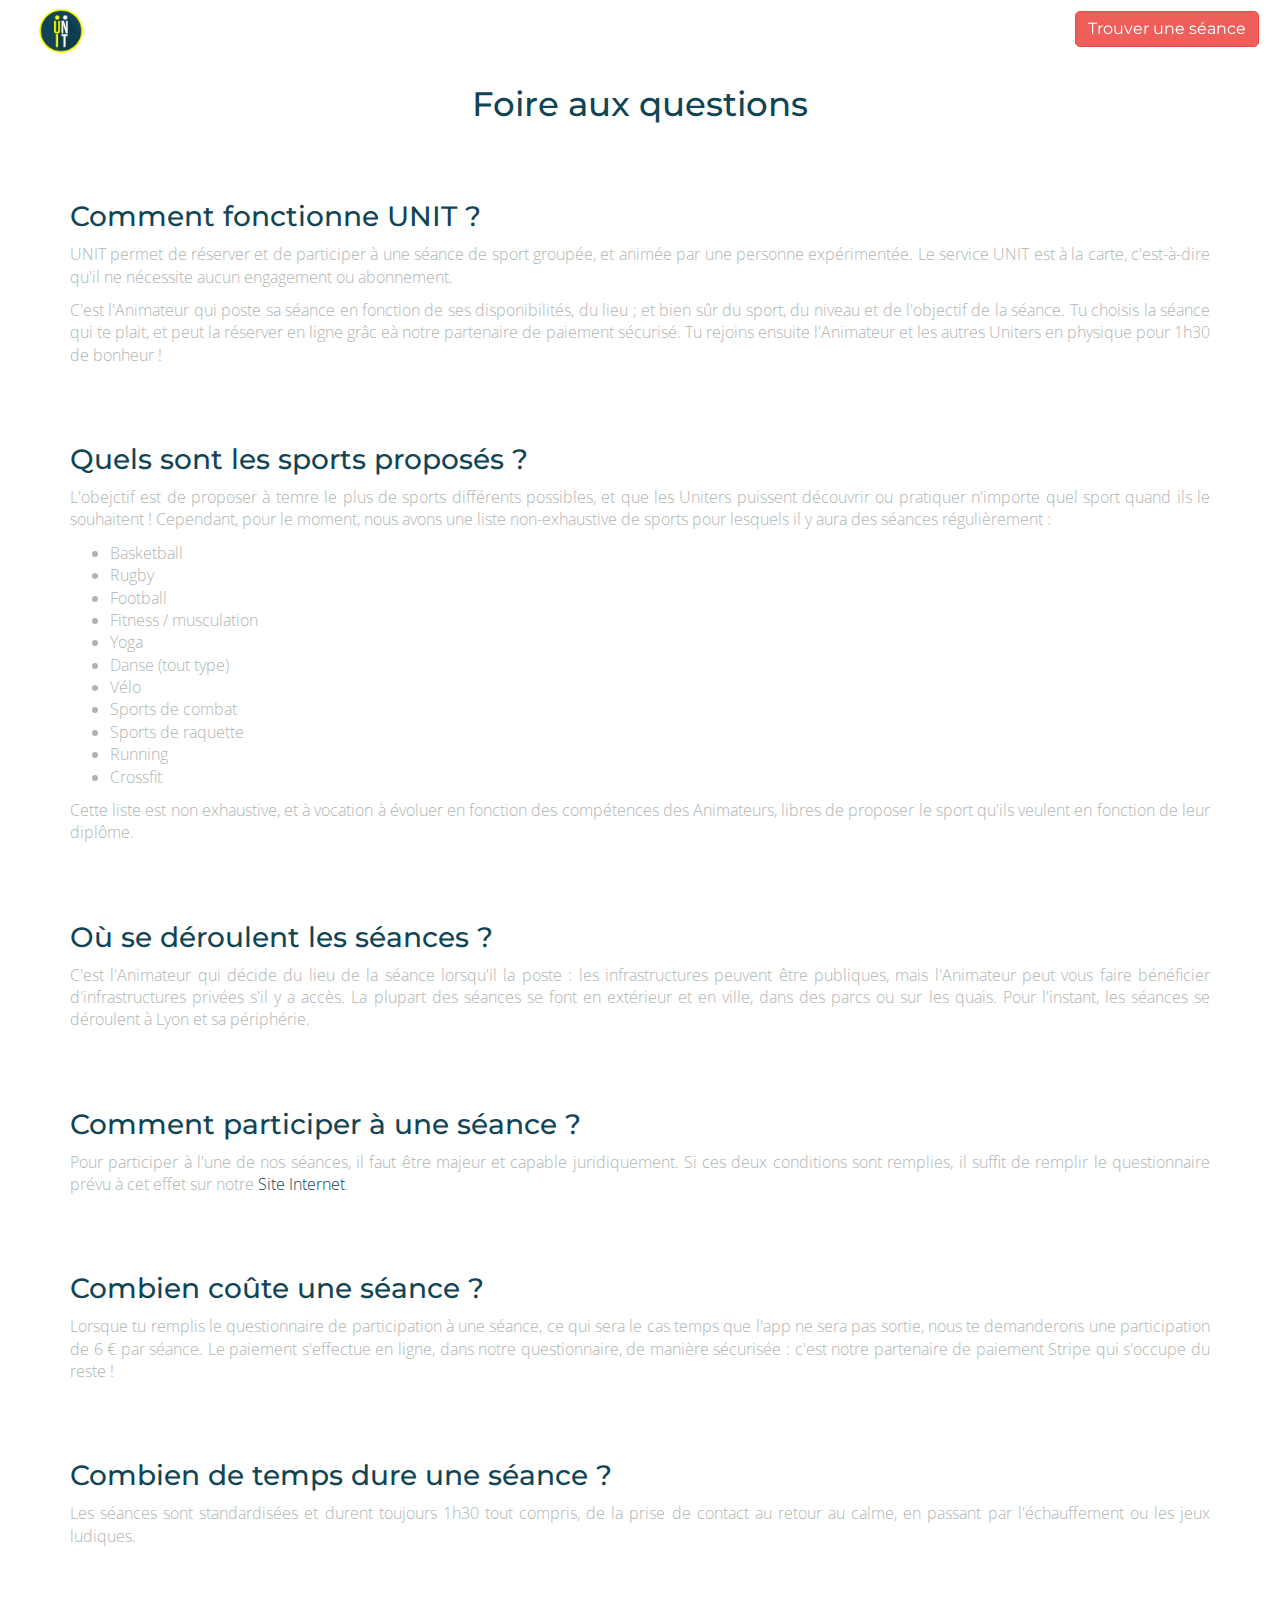
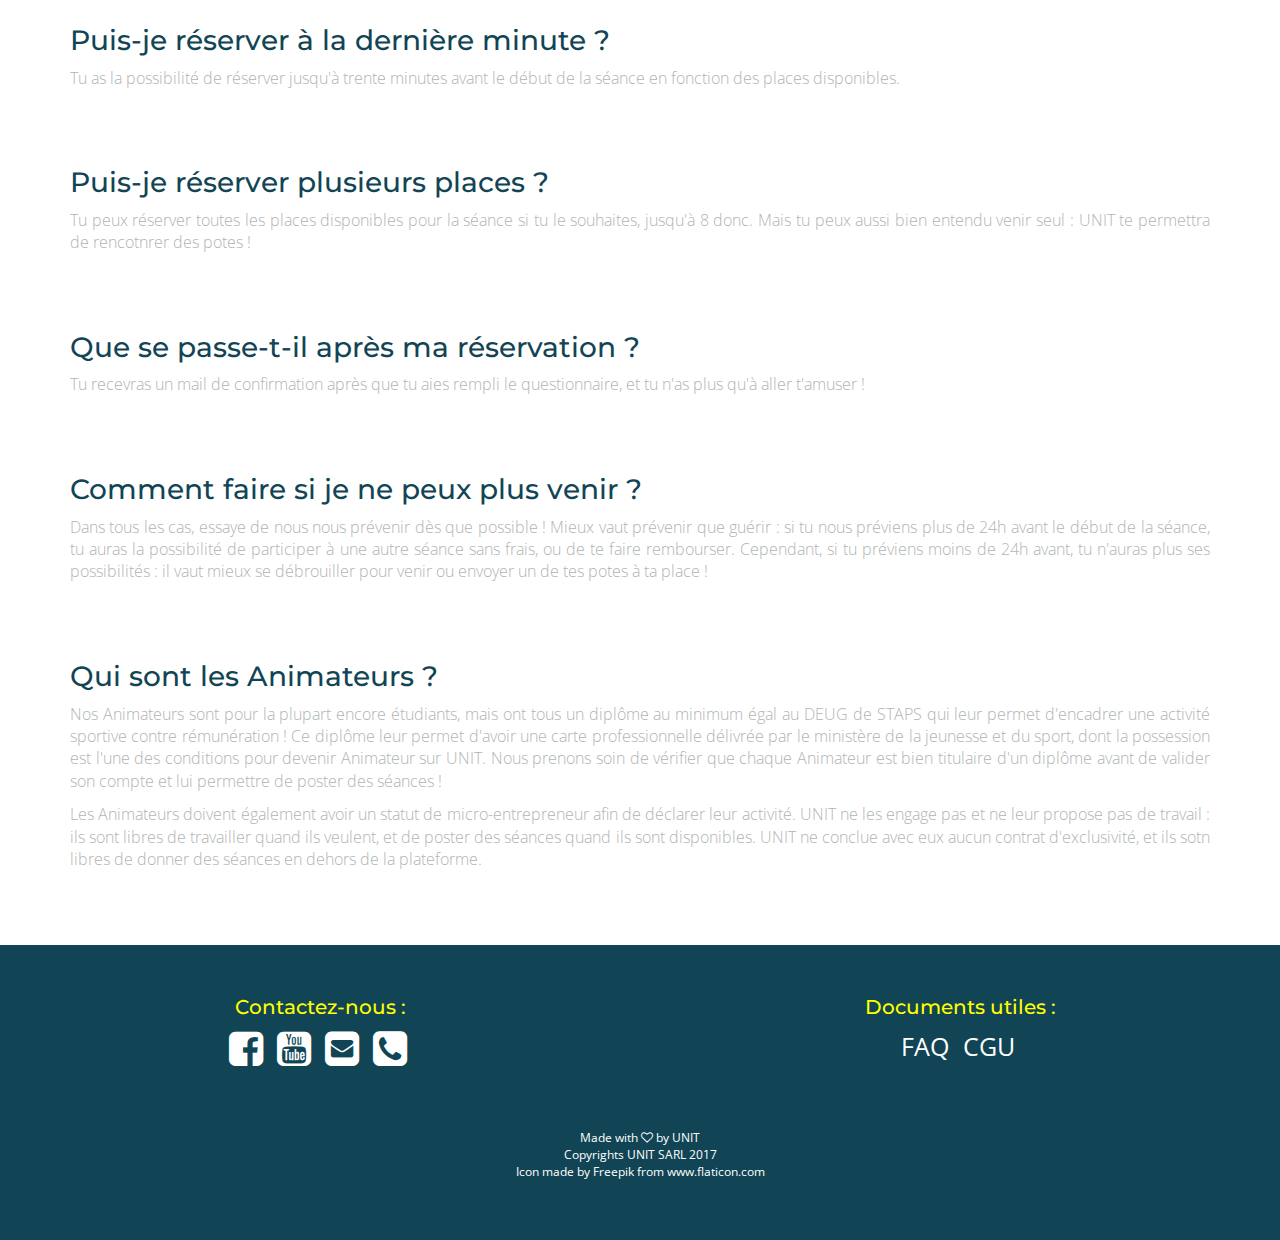
<file: questions.html>
<!doctype html>
<html>
  <head>
    <meta charset="utf-8">

    <!-- Always force latest IE rendering engine or request Chrome Frame -->
    <meta content="IE=edge,chrome=1" http-equiv="X-UA-Compatible">
    
    <!-- For Bootstrap responsiveness -->
    <meta http-equiv="X-UA-Compatible" content="IE=edge">
    <meta name="viewport" content="width=device-width, initial-scale=1">

    <!-- Use title if it's in the page YAML frontmatter -->
    <title>Foire aux questions - Unit</title>
    
    <link href="stylesheets/all.css" rel="stylesheet" />
    <script src="javascripts/all.js"></script>
    
    <link rel="shortcut icon" href="/favicon.ico" type="image/x-icon">
    <link rel="icon" href="../images/favicon.ico" type="image/x-icon">

    <meta name="description" content="Avec UNIT, trouvez vos séances de sport sans contrainte d'abonnement ni d'engagement à un prix accessible : 5,50€ en moyenne pour 1h30 de bonheur ! Plus d'excuses pour découvrir ou redécouvrir tous les sports dont vous avez envie... Essayez par vous-même !">

    <meta property="og:title" content="UNIT, le club de sport 2.0 : du sport sans engagement à petits prix" />
    <meta property="og:type" content="website" />
    <meta property="og:url" content="https://felixhanicotte.github.io/site-web-unit" />
    <meta property="og:image" content="https://felixhanicotte.github.io/site-web-unit/logo-facebook.png" />
    <meta property="og:description" content="Avec UNIT, trouvez vos séances de sport sans contrainte d'abonnement ni d'engagement à un prix accessible : 5,50€ en moyenne pour 1h30 de bonheur ! Plus d'excuses pour découvrir ou redécouvrir tous les sports dont vous avez envie... Essayez par vous-même !" />
    <meta property="og:site_name" content="UNIT, le club de sport 2.0 : du sport sans engagement à petits prix" />
    <meta property="fb:admins" content="Facebook numeric ID" />

    
    <meta name="twitter:card" content="summary_large_image">
    <meta name="twitter:site" content="@publisher_handle">
    <meta name="twitter:title" content="UNIT, le club de sport 2.0 : du sport sans engagement à petits prix">
    <meta name="twitter:description" content="Avec UNIT, trouvez vos séances de sport sans contrainte d'abonnement ni d'engagement à un prix accessible : 5,50€ en moyenne pour 1h30 de bonheur ! Plus d'excuses pour découvrir ou redécouvrir tous les sports dont vous avez envie... Essayez par vous-même !">
    <meta name="twitter:creator" content="@author_handle">
    <meta name="twitter:image:src" content="https://felixhanicotte.github.io/site-web-unit/logo-facebook.png">

    <!-- HTML5 Shim and Respond.js IE8 support of HTML5 elements and media queries -->
    <!-- Leave those next 4 lines if you care about users using IE8 -->
    <!--[if lt IE 9]>
      <script src="https://oss.maxcdn.com/html5shiv/3.7.2/html5shiv.min.js"></script>
      <script src="https://oss.maxcdn.com/respond/1.4.2/respond.min.js"></script>
    <![endif]-->
    
  <!-- Start of Async Drift Code -->
    <script>
    !function() {
      var t;
      if (t = window.driftt = window.drift = window.driftt || [], !t.init) return t.invoked ? void (window.console && console.error && console.error("Drift snippet included twice.")) : (t.invoked = !0, 
      t.methods = [ "identify", "config", "track", "reset", "debug", "show", "ping", "page", "hide", "off", "on" ], 
      t.factory = function(e) {
        return function() {
          var n;
          return n = Array.prototype.slice.call(arguments), n.unshift(e), t.push(n), t;
        };
      }, t.methods.forEach(function(e) {
        t[e] = t.factory(e);
      }), t.load = function(t) {
        var e, n, o, i;
        e = 3e5, i = Math.ceil(new Date() / e) * e, o = document.createElement("script"), 
        o.type = "text/javascript", o.async = !0, o.crossorigin = "anonymous", o.src = "https://js.driftt.com/include/" + i + "/" + t + ".js", 
        n = document.getElementsByTagName("script")[0], n.parentNode.insertBefore(o, n);
      });
    }();
    drift.SNIPPET_VERSION = '0.3.1';
    drift.load('guckd3tvpz3h');
    </script>
  <!-- End of Async Drift Code -->

  </head>

  <body class="questions">
    <nav class="navbar navbar-default navbar-fixed-top navbar-wagon" role="navigation">
      <div class=" navbar container-fluid">
        <!-- Brand and toggle get grouped for better mobile display -->
        <div class="navbar-header">
          <button type="button" class="navbar-toggle collapsed" data-toggle="collapse" data-target="#bs-example-navbar-collapse-1">
            <span class="sr-only">Toggle navigation</span>
            <span class="icon-bar"></span>
            <span class="icon-bar"></span>
            <span class="icon-bar"></span>
          </button>
<a class="navbar-brand" href="./">            <img src="images/logo.png" />
</a>        </div>

        <!-- Collect the nav links, forms, and other content for toggling -->
        <div class="collapse navbar-collapse" id="bs-example-navbar-collapse-1">

          <ul class="nav navbar-nav navbar-right">
            <li>
              <a href="#" title="modal-anim" data-toggle="modal" data-target="#modal-anim">Devenir Animateur</a>
            </li>
            <li>
              <button id="btn-trouver" class="btn btn-danger">
<a href="seances.html">                Trouver une séance 
</a>              </button>
            </li>
          </ul>
        </div><!-- /.navbar-collapse -->
      </div><!-- /.container-fluid -->
    </nav>

    <div id="questions" class="container padded bg-white text-designed">
	<h2 class="text-center">Foire aux questions</h2>

<div class="text-justify">
	<h3 class="padded-top text-left">Comment fonctionne UNIT ?</h3>
		<p>
			UNIT permet de réserver et de participer à une séance de sport groupée, et animée par une personne expérimentée. Le service UNIT est à la carte, c'est-à-dire qu'il ne nécessite aucun engagement ou abonnement. 
		</p>
		<p>
			C'est l'Animateur qui poste sa séance en fonction de ses disponibilités, du lieu ; et bien sûr du sport, du niveau et de l'objectif de la séance. Tu choisis la séance qui te plait, et peut la réserver en ligne grâc eà notre partenaire de paiement sécurisé. Tu rejoins ensuite l'Animateur et les autres Uniters en physique pour 1h30 de bonheur ! 
		</p>

	<h3 class="padded-top text-left">Quels sont les sports proposés ?</h3>
		<p>
			L'obejctif est de proposer à temre le plus de sports différents possibles, et que les Uniters puissent découvrir ou pratiquer n'importe quel sport quand ils le souhaitent ! Cependant, pour le moment, nous avons une liste non-exhaustive de sports pour lesquels il y aura des séances régulièrement : 
		</p>
		<ul>
			<li>Basketball</li>
			<li>Rugby</li>
			<li>Football</li>
			<li>Fitness / musculation</li>
			<li>Yoga</li>
			<li>Danse (tout type)</li>
			<li>Vélo</li>
			<li>Sports de combat</li>
			<li>Sports de raquette</li>
			<li>Running</li>
			<li>Crossfit</li>
		</ul>
		<p>
			Cette liste est non exhaustive, et à vocation à évoluer en fonction des compétences des Animateurs, libres de proposer le sport qu'ils veulent en fonction de leur diplôme.
		</p>

	<h3 class="padded-top text-left">Où se déroulent les séances ?</h3>
		<p>
			C'est l'Animateur qui décide du lieu de la séance lorsqu'il la poste : les infrastructures peuvent être publiques, mais l'Animateur peut vous faire bénéficier d'infrastructures privées s'il y a accès. La plupart des séances se font en extérieur et en ville, dans des parcs ou sur les quais. Pour l'instant, les séances se déroulent à Lyon et sa périphérie. 
		</p>
	
	<h3 class="padded-top text-left">Comment participer à une séance ?</h3>
		<p>
			Pour participer à l'une de nos séances, il faut être majeur et capable juridiquement. Si ces deux conditions sont remplies, il suffit de remplir le questionnaire prévu à cet effet sur notre <a href="http://www.unit-sport.fr">Site Internet</a>. 
		</p>
	
	<h3 class="padded-top text-left">Combien coûte une séance ?</h3>
		<p>
			Lorsque tu remplis le questionnaire de participation à une séance, ce qui sera le cas temps que l'app ne sera pas sortie, nous te demanderons une participation de 6 € par séance. Le paiement s'effectue en ligne, dans notre questionnaire, de manière sécurisée : c'est notre partenaire de paiement Stripe qui s'occupe du reste !
		</p>

	<h3 class="padded-top text-left">Combien de temps dure une séance ?</h3>
		<p>
			Les séances sont standardisées et durent toujours 1h30 tout compris, de la prise de contact au retour au calme, en passant par l'échauffement ou les jeux ludiques. 
		</p>

	<h3 class="padded-top text-left">Puis-je réserver à la dernière minute ?</h3>
		<p>
			Tu as la possibilité de réserver jusqu'à trente minutes avant le début de la séance en fonction des places disponibles.
		</p>

	<h3 class="padded-top text-left">Puis-je réserver plusieurs places ?</h3>
		<p>
			Tu peux réserver toutes les places disponibles pour la séance si tu le souhaites, jusqu'à 8 donc. Mais tu peux aussi bien entendu venir seul : UNIT te permettra de rencotnrer des potes !
		</p>

	<h3 class="padded-top text-left">Que se passe-t-il après ma réservation ?</h3>
		<p>
			Tu recevras un mail de confirmation après que tu aies rempli le questionnaire, et tu n'as plus qu'à aller t'amuser !
		</p>

	<h3 class="padded-top text-left">Comment faire si je ne peux plus venir ?</h3>
		<p>
			Dans tous les cas, essaye de nous nous prévenir dès que possible ! Mieux vaut prévenir que guérir : si tu nous préviens plus de 24h avant le début de la séance, tu auras la possibilité de participer à une autre séance sans frais, ou de te faire rembourser. Cependant, si tu préviens moins de 24h avant, tu n'auras plus ses possibilités : il vaut mieux se débrouiller pour venir ou envoyer un de tes potes à ta place !	
		</p>

	<h3 class="padded-top text-left">Qui sont les Animateurs ?</h3>
		<p>
			Nos Animateurs sont pour la plupart encore étudiants, mais ont tous un diplôme au minimum égal au DEUG de STAPS qui leur permet d'encadrer une activité sportive contre rémunération ! Ce diplôme leur permet d'avoir une carte professionnelle délivrée par le ministère de la jeunesse et du sport, dont la possession est l'une des conditions pour devenir Animateur sur UNIT. Nous prenons soin de vérifier que chaque Animateur est bien titulaire d'un diplôme avant de valider son compte et lui permettre de poster des séances !
		</p>
		<p>
			Les Animateurs doivent également avoir un statut de micro-entrepreneur afin de déclarer leur activité. UNIT ne les engage pas et ne leur propose pas de travail : ils sont libres de travailler quand ils veulent, et de poster des séances quand ils sont disponibles. UNIT ne conclue avec eux aucun contrat d'exclusivité, et ils sotn libres de donner des séances en dehors de la plateforme.
		</p>

</div>

</div>

    <div id="footer" class="container bg-blue text-center">
      <div class="row">
        <div class="footer-div col-xs-6">
          <h6 class="padding-top"> Contactez-nous :</h6>
          <ul class="list-inline">
            <li><a href="https://www.facebook.com/Unitsport/?ref=bookmarks" target="_blank"><i class="fa fa-facebook-square" aria-hidden="true"></i></a></li>
            <li><a href="https://www.youtube.com/channel/UCHw1LvL1QD0l22iti_WQ-mw" target="_blank"><i class="fa fa-youtube-square" aria-hidden="true"></i></a></li>
            <li><a href="#" title="contact@unit-sport.fr" data-toggle="modal" data-target="#modal-mail"><i class="fa fa-envelope-square" aria-hidden="true"></i></a></li>
            <li><a href="tel:0664970404" title="06 64 97 04 04"><i class="fa fa-phone-square" aria-hidden="true"></i></a></li>
          </ul>
        </div>
        <div class="footer-div col-xs-6">
          <h6 class="padding-top">Documents utiles :</h6>
          <ul class="list-inline">
            <li><a href="questions.html"> FAQ </a></li>
            <li><a href="conditions_generales.html"> CGU </a></li>
          </ul>
        </div>
      </div>

      </div>
    </div>
    <div id="copyrights" class="padded bg-blue text-center">
        <p>
          Made with <i class="fa fa-heart-o" aria-hidden="true"></i> by UNIT
          <br>Copyrights UNIT SARL 2017
          <br>Icon made by Freepik from www.flaticon.com
        </p>
    </div>

  <!-- modal-mail -->
    <div class="modal fade" id="modal-mail" tabindex="-1" role="dialog" aria-labelledby="myModalLabel">
      <div class="modal-dialog" role="document">
        <div class="modal-content">
          <div class="modal-header">
            <button type="button" class="close" data-dismiss="modal" aria-label="Close"><span aria-hidden="true">&times;</span></button>
            <h4 class="modal-title" id="myModalLabel">Contacte-nous !</h4>
          </div>
          <div class="modal-body">
            <form action="https://formspree.io/contact@unit-sport.fr" method="post" class="has-primary">
              <div class="row">
                <div class="col-xs-6">
                  <div class="form-group">
                    <label for="prenom">Prénom</label>
                    <input type="text" class="form-control" name="Prénom" id="prenom" placeholder="Zinédine">
                  </div>
                </div>
                <div class="col-xs-6">
                  <div class="form-group">
                    <label for="nom">Nom</label>
                    <input type="text" class="form-control" name="Nom" id="nom" placeholder="Zidane"></div>
                </div>
              </div>
              <div class="form-group">
                <label for="email">Adresse mail</label>
                <input type="email" name="Mail" class="form-control" id="email" placeholder="zinédine.zidane@gmail.com">
              </div>
              <div class="form-group">
                <label for="corps-message">Ton message</label>
                <textarea id="corps-message" class="form-control" name="Message" rows="3" placeholder="Vide ton sac !"></textarea>
              </div>
              <input type="submit" value="Envoie ton message !" class="btn btn-primary">
              <input type="hidden" name="_subject" value="Site WEB - Nouveau message" />
            </form>
          </div>
        </div>
      </div>
    </div>

  <!-- modal anim -->

    <div class="modal fade" id="modal-anim" tabindex="-1" role="dialog" aria-labelledby="myModalLabel">
      <div class="modal-dialog" role="document">
        <div class="modal-content">
          <div class="modal-header">
            <button type="button" class="close" data-dismiss="modal" aria-label="Close"><span aria-hidden="true">&times;</span></button>
            <h4 class="modal-title" id="myModalLabel">Devenir Animateur UNIT</h4>
          </div>
          <div class="modal-body">
            
          
            <div class="typeform-widget" data-url="https://unitsport.typeform.com/to/C6P1Hz" style="width: 100%; height: 500px;"> </div> <script>(function(){var qs,js,q,s,d=document,gi=d.getElementById,ce=d.createElement,gt=d.getElementsByTagName,id="typef_orm",b="https://s3-eu-west-1.amazonaws.com/share.typeform.com/";if(!gi.call(d,id)){js=ce.call(d,"script");js.id=id;js.src=b+"widget.js";q=gt.call(d,"script")[0];q.parentNode.insertBefore(js,q)}})()</script>


          </div>
        </div>
      </div>
    </div>

<script>
  (function(i,s,o,g,r,a,m){i['GoogleAnalyticsObject']=r;i[r]=i[r]||function(){
  (i[r].q=i[r].q||[]).push(arguments)},i[r].l=1*new Date();a=s.createElement(o),
  m=s.getElementsByTagName(o)[0];a.async=1;a.src=g;m.parentNode.insertBefore(a,m)
  })(window,document,'script','https://www.google-analytics.com/analytics.js','ga');

  ga('create', 'UA-87417784-2', 'auto');
  ga('send', 'pageview');
</script>

  </body>
</html>
</file>
